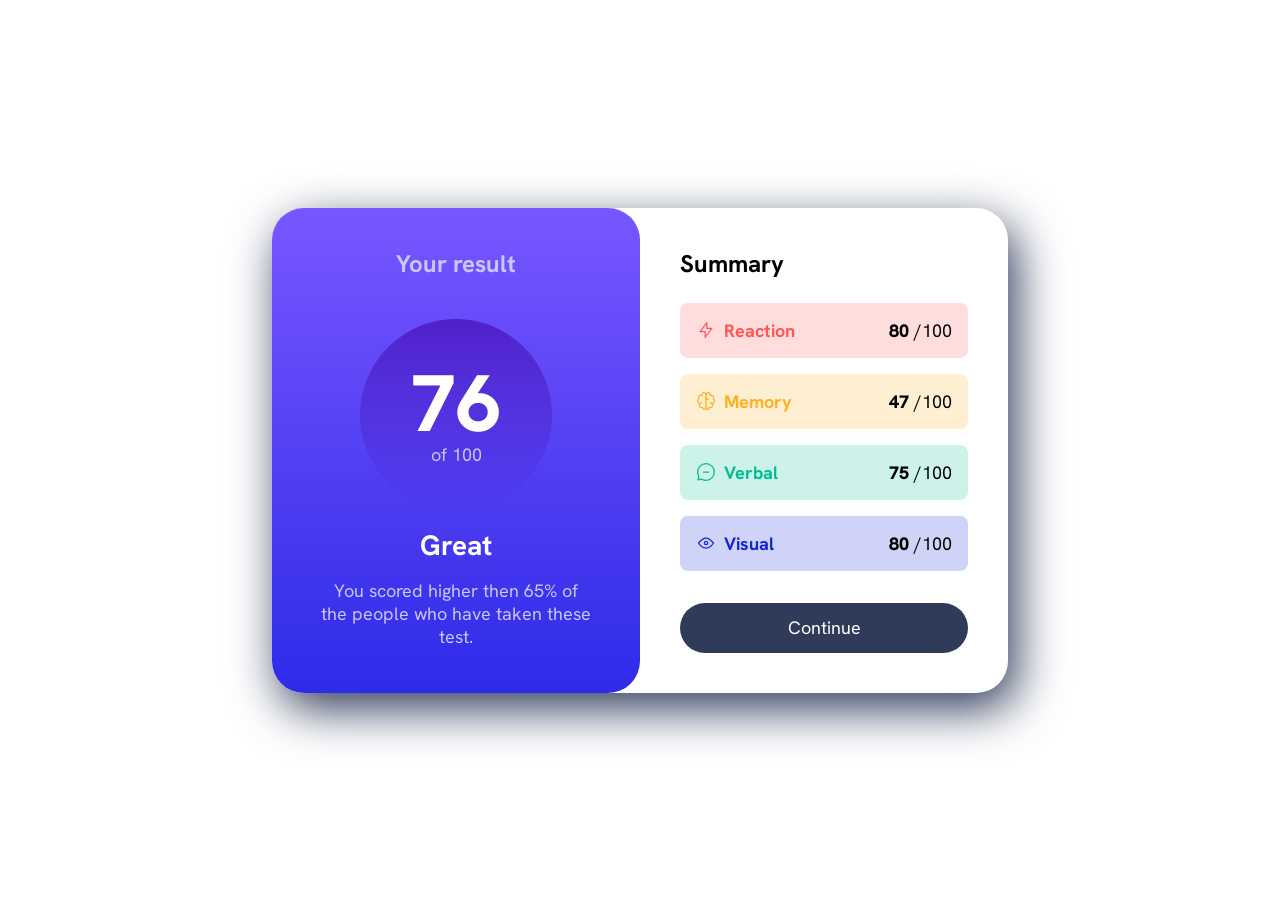
<file: index.html>
<!DOCTYPE html>
<html lang="en">
  <head>
    <meta charset="UTF-8" />
    <meta name="viewport" content="width=device-width, initial-scale=1.0" />
    <!-- displays site properly based on user's device -->

    <link
      rel="icon"
      type="image/png"
      sizes="32x32"
      href="./assets/images/favicon-32x32.png"
    />
    <link rel="stylesheet" href="style.css" />
    <title>Frontend Mentor | Results summary component</title>
  </head>
  <body>
    <main>
      <div class="result-summary">
        <!--first table-->
        <div class="results grid-flow" data-spacing="large">
          <h1 class="section-title">Your result</h1>

          <p class="result-score"><span>76</span> of 100</p>

          <div class="grid-flow">
            <p class="result-rank">Great</p>
            <p>
              You scored higher then 65% of the people who have taken these
              test.
            </p>
          </div>
        </div>
        <!--second table-->
        <div class="summary">
          <h2 class="section-title">Summary</h2>

          <div class="grid-flow">
            <!--summary item 1-->
            <div class="summary-item" data-item-type="accent-1">
              <div class="flex-group">
                <svg
                  xmlns="http://www.w3.org/2000/svg"
                  width="20"
                  height="20"
                  fill="none"
                  viewBox="0 0 20 20"
                >
                  <path
                    stroke="#F55"
                    stroke-linecap="round"
                    stroke-linejoin="round"
                    stroke-width="1.25"
                    d="M10.833 8.333V2.5l-6.666 9.167h5V17.5l6.666-9.167h-5Z"
                  />
                </svg>
                <h3 class="summary-item-title" data-item-type="accent-1">Reaction</h3>
              </div>
              <p class="summary-score"><span>80</span> /100</p>
            </div>
            <!--summary item 2-->
            <div class="summary-item" data-item-type="accent-2">
              <div class="flex-group">
                <svg
                  xmlns="http://www.w3.org/2000/svg"
                  width="20"
                  height="20"
                  fill="none"
                  viewBox="0 0 20 20"
                >
                  <path
                    stroke="#FFB21E"
                    stroke-linecap="round"
                    stroke-linejoin="round"
                    stroke-width="1.25"
                    d="M5.833 11.667a2.5 2.5 0 1 0 .834 4.858"
                  />
                  <path
                    stroke="#FFB21E"
                    stroke-linecap="round"
                    stroke-linejoin="round"
                    stroke-width="1.25"
                    d="M3.553 13.004a3.333 3.333 0 0 1-.728-5.53m.025-.067a2.083 2.083 0 0 1 2.983-2.824m.199.054A2.083 2.083 0 1 1 10 3.75v12.917a1.667 1.667 0 0 1-3.333 0M10 5.833a2.5 2.5 0 0 0 2.5 2.5m1.667 3.334a2.5 2.5 0 1 1-.834 4.858"
                  />
                  <path
                    stroke="#FFB21E"
                    stroke-linecap="round"
                    stroke-linejoin="round"
                    stroke-width="1.25"
                    d="M16.447 13.004a3.334 3.334 0 0 0 .728-5.53m-.025-.067a2.083 2.083 0 0 0-2.983-2.824M10 3.75a2.085 2.085 0 0 1 2.538-2.033 2.084 2.084 0 0 1 1.43 2.92m-.635 12.03a1.667 1.667 0 0 1-3.333 0"
                  />
                </svg>
                <h3 class="summary-item-title" data-item-type="accent-2">Memory</h3>
              </div>
              <p class="summary-score"><span>47</span> /100</p>
            </div>
            <!--summary item 3-->
            <div class="summary-item" data-item-type="accent-3">
              <div class="flex-group">
                <svg
                  xmlns="http://www.w3.org/2000/svg"
                  width="20"
                  height="20"
                  fill="none"
                  viewBox="0 0 20 20"
                >
                  <path
                    stroke="#00BB8F"
                    stroke-linecap="round"
                    stroke-linejoin="round"
                    stroke-width="1.25"
                    d="M7.5 10h5M10 18.333A8.333 8.333 0 1 0 1.667 10c0 1.518.406 2.942 1.115 4.167l-.699 3.75 3.75-.699A8.295 8.295 0 0 0 10 18.333Z"
                  />
                </svg>
                <h3 class="summary-item-title"  data-item-type="accent-3">Verbal</h3>
              </div>
              <p class="summary-score"><span>75</span> /100</p>
            </div>
            <!--summary item 4-->
            <div class="summary-item" data-item-type="accent-4">
              <div class="flex-group">
                <svg
                  xmlns="http://www.w3.org/2000/svg"
                  width="20"
                  height="20"
                  fill="none"
                  viewBox="0 0 20 20"
                >
                  <path
                    stroke="#1125D6"
                    stroke-linecap="round"
                    stroke-linejoin="round"
                    stroke-width="1.25"
                    d="M10 11.667a1.667 1.667 0 1 0 0-3.334 1.667 1.667 0 0 0 0 3.334Z"
                  />
                  <path
                    stroke="#1125D6"
                    stroke-linecap="round"
                    stroke-linejoin="round"
                    stroke-width="1.25"
                    d="M17.5 10c-1.574 2.492-4.402 5-7.5 5s-5.926-2.508-7.5-5C4.416 7.632 6.66 5 10 5s5.584 2.632 7.5 5Z"
                  />
                </svg>
                <h3 class="summary-item-title"  data-item-type="accent-4">Visual</h3>
              </div>
              <p class="summary-score"><span>80</span> /100</p>
            </div>
            <button class="button">Continue</button>
          </div>
        </div>
      </div>
    </main>
  </body>
</html>
</file>
<file: style.css>
/*colors + fonts */

@font-face {
  font-family: "HankenGrotesk";
  src: url(assets/fonts/HankenGrotesk-VariableFont_wght.ttf) format("truetype");
  font-display: swap;
  font-weight: 100 900;
}

:root {
  --primary-color-1: hsl(0, 100%, 67%);
  --primary-color-2: hsl(39, 100%, 56%);
  --primary-color-3: hsl(166, 100%, 37%);
  --primary-color-4: hsl(234, 85%, 45%);

  --gradient-primary-1: linear-gradient(
    hsl(252, 100%, 67%),
    hsl(241, 81%, 54%)
  );
  --gradient-primary-2: linear-gradient(
    hsla(256, 72%, 46%, 1),
    hsla(241, 72%, 46%, 0)
  );

  --neutral-color-1: hsl(0, 0%, 100%);
  --neutral-color-2: hsl(221, 100%, 96%);
  --neutral-color-3: hsl(241, 100%, 89%);
  --neutral-color-4: hsl(224, 30%, 27%);

  --font-family-default: "HankenGrotesk";

  --fw-regular: 500;
  --fw-bold: 700;
  --fw-black: 800;

  --fs-400: 1.125rem;
  --fs-500: 1.25rem;
  --fs-600: 1.5rem;
  --fs-700: 1.75rem;
  --fs-800: 2rem;
  --fs-900: 5rem;

  --clr-accent-1: rgba(255, 87, 87, 0.2);
  --clr-accent-2: hsl(39, 100%, 56%, 0.2);
  --clr-accent-3: hsl(166, 100%, 37%, 0.2);
  --clr-accent-4: hsl(234, 85%, 45%, 0.2);
}

/*reset*/

*,
*::before,
*::after {
  box-sizing: border-box;
}

* {
  margin: 0;
  font: inherit;
}

img,
svg {
  display: block;
  max-width: 100%;
}

/*start*/

body {
  font-family: var(--font-family-default);
  font-size: var(--fs-400);
}

@media (min-width: 600px) {
  body {
    min-height: 100vh;
    display: grid;
    place-items: center;
  }
}

.section-title {
  font-weight: var(--fw-bold);
  font-size: var(--fs-600);
  padding-bottom: 1.5rem;
}

.button {
  background-color: var(--neutral-color-4);
  color: var(--neutral-color-1);
  border-radius: 100vw;
  line-height: 1;
  padding: 1rem 2rem;
  margin-top: 1rem;
  border: 0;
  cursor: pointer;
}

.button:hover,
.button:focus-visible {
  background: var(--gradient-primary-1);
}

.result-summary {
  --border-radius: 2rem;
  --padding: 2.5rem;

  max-width: 46rem;
  display: grid;
}

.results,
.summary {
  padding: var(--padding);
}



@media (min-width: 600px) {
  .result-summary {
    margin-inline: 1rem;
    grid-template-columns: 1fr 1fr;
    border-radius: var(--border-radius);
    box-shadow: 0.5rem 1rem 3rem var(--neutral-color-4);
  }
}

.results {
  background: var(--gradient-primary-1);
  color: var(--neutral-color-3);
  text-align: center;
  border-radius: 0 0 var(--border-radius) var(--border-radius);
  padding-left: 3rem;
  padding-right: 3rem;
}

@media (min-width: 600px) {
  .results {
    border-radius: var(--border-radius);
  }
}

.flex-group {
  display: flex;
  align-items: center;
  gap: 0.5rem;
  flex-wrap: wrap;
}

.grid-flow {
  display: grid;
  align-content: start;
  gap: 1rem;
}

.grid-flow[data-spacing="large"] {
  gap: 1rem;
}

.result-score {
  display: grid;
  place-content: center;
  width: 12rem;
  margin-inline: auto;
  border-radius: 50%;
  background: var(--gradient-primary-2);
  aspect-ratio: 1/1;
}

.result-score span {
  display: block;
  font-size: var(--fs-900);
  font-weight: var(--fw-black);
  line-height: 1;
  color: var(--neutral-color-1);
}

.result-rank {
  color: var(--neutral-color-1);
  font-size: var(--fs-700);
  font-weight: var(--fw-bold);
}

.summary-item {
  display: flex;
  justify-content: space-between;
  align-items: center;
  border-radius: 0.5rem;
  padding: 1rem;
}

/*list items*/

.summary-item[data-item-type="accent-1"] {
  background-color: var(--clr-accent-1);
}

.summary-item[data-item-type="accent-2"] {
  background-color: var(--clr-accent-2);
}

.summary-item[data-item-type="accent-3"] {
  background-color: var(--clr-accent-3);
}

.summary-item[data-item-type="accent-4"] {
  background-color: var(--clr-accent-4);
}


.summary-item-title[data-item-type="accent-1"] {
  color: var(--primary-color-1);
  font-weight: var(--fw-bold);
}

.summary-item-title[data-item-type="accent-2"] {
  color: var(--primary-color-2);
  font-weight: var(--fw-bold);
}


.summary-item-title[data-item-type="accent-3"] {
  color: var(--primary-color-3);
  font-weight: var(--fw-bold);
}

.summary-item-title[data-item-type="accent-4"] {
  color: var(--primary-color-4);
  font-weight: var(--fw-bold);
}

.summary-score span {
font-weight: var(--fw-black);
}
</file>
